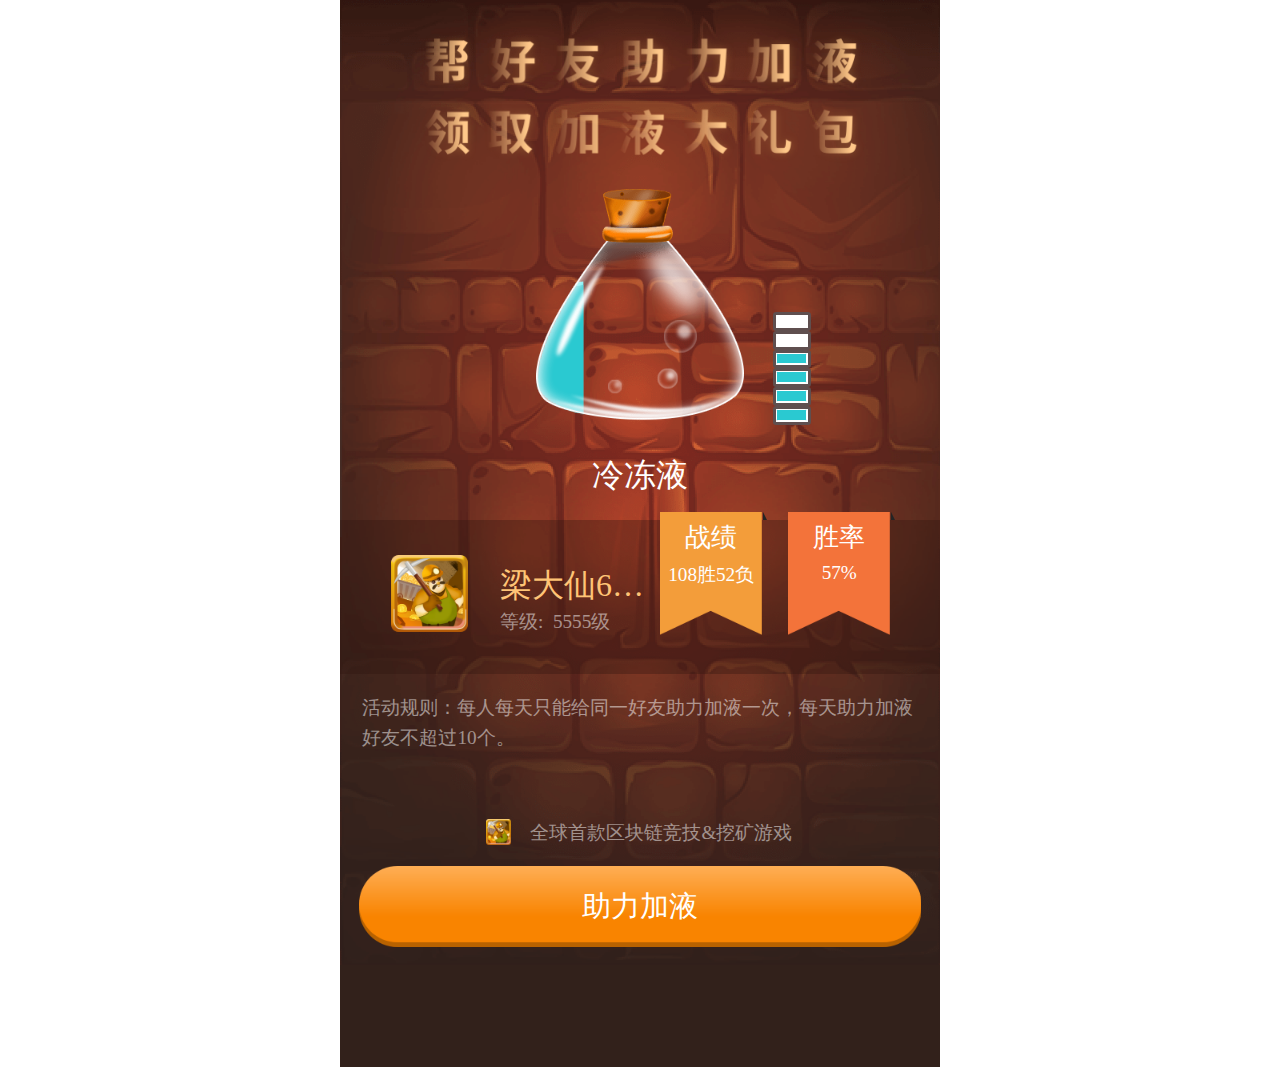
<file: index.html>
<!DOCTYPE html>
<html lang="en">
<head>
	<meta charset="UTF-8">
	<title>助力加液</title>
	<meta name="viewport" content="width=device-width, initial-scale=1.0, minimum-scale=1.0, maximum-scale=1.0, user-scalable=no">
	<link rel="stylesheet" type="text/css" href="css/common.css">
	<link rel="stylesheet" type="text/css" href="css/index.css">
	<script type="text/javascript" src="https://ss1.bdstatic.com/5eN1bjq8AAUYm2zgoY3K/r/www/cache/static/protocol/https/jquery/jquery-1.10.2.min_65682a2.js"></script>
	
</head>
<body>
	<div id="app">
		<div class="title-bg"></div>
		<div class="prop">
			<img class="prop-img" src="img/pin.png">
			<p class="prop-name">冷冻液</p>
			<div class="add-status">
				<div class="grid"></div>
				<div class="grid"></div>
				<div class="grid added"></div>
				<div class="grid added"></div>
				<div class="grid added"></div>
				<div class="grid added"></div>
			</div>
		</div>

		<div class="app-bg">
			
		</div>
		<svg id="wave" class="wave" data-name="wave" xmlns="http://www.w3.org/2000/svg" viewBox="0 0 585 607.17">
			<defs>
				<style>.cls-1{fill:#4febf4;}.cls-2{fill:#2ac9d1;}</style>
			</defs>
			<path class="cls-1" d="M-106.33,68.55V667h585V68.55S438.89,72,425.36,72,404.79,65.5,391,65.5,358.76,53,345.5,53,287.31,80,273,80s-35.33-24.33-64.5-27c-42.83,0-44.5,16.33-100,20C70,73,49.63,57.5,26.5,57.5S-28.33,56.33-83.71,75.84C-104,81-106.33,68.55-106.33,68.55Z" transform="translate(106.33 -53)"/>
			<path class="cls-2" d="M-106.33,76.22V674.67h585V76.22S418.8,90,405,90c-37,.5-39-22.5-68.67-20.33-28.83,2.83-21,21-67.67,25.67C230.67,96.67,202,75.22,183,75.22S123.33,88.33,67.5,86C37.33,86,33,67.5-4.5,67.5-37.67,73.33-35,91.33-72.67,91.33-94,93.67-106.33,76.22-106.33,76.22Z" transform="translate(106.33 -53)"/>
		</svg>



		<div class="user-msg clearfix">
			<div class="user-avatar">
				<img src="img/logo.png">
			</div>
			<div class="username-box">
				<div class="user-name single-ele">梁大仙6666</div>
				<div class="user-level">
					等级: &nbsp;<span class="level-number">5555</span>级
				</div>
			</div>
			<div class="record trian">
				<p class="record-title">战绩</p>
				<p class="record-detail">
					<span class="win">108</span>胜<span class="fail">52</span>负
				</p>
			</div>
			<div class="win-rate trian">
				<p class="record-title">胜率</p>
				<p class="record-detail">
					<span class="rate">57</span>%
				</p>
			</div>		
		</div>
		<p class="rules">
			活动规则：每人每天只能给同一好友助力加液一次，每天助力加液好友不超过10个。
		</p>
		<h5 class="small-tip clearfix">
			<img src="img/logo1.png" alt="" class="s-icon">
			<p>全球首款区块链竞技&挖矿游戏</p>
		</h5>
		<a href="javascript:void(0)" class="add">助力加液</a>
	</div>
	<script type="text/javascript">
			// $('.wave').css('top',2.6+'rem')
			$('.wave').css('top',2.2+'rem')
			// var i=0
			var i=4
		　　  $(document).keydown(function(event){
			　　  if(event.keyCode == 38){
					 i++
					 if(i>=6){
					 	i=6
					 }
			　　      $('.wave').animate({top:2.6-0.2*i+'rem'})
			　　  }
				if(event.keyCode == 40){
					i--;
					if(i<=0){
						i=0
					}
			　　    $('.wave').animate({top:2.6-0.2*i+'rem'})
			　　  }
		　　  });
	</script>
	<script type="text/javascript" src="js/prefix.js"></script>
	
</body>
</html>
</file>
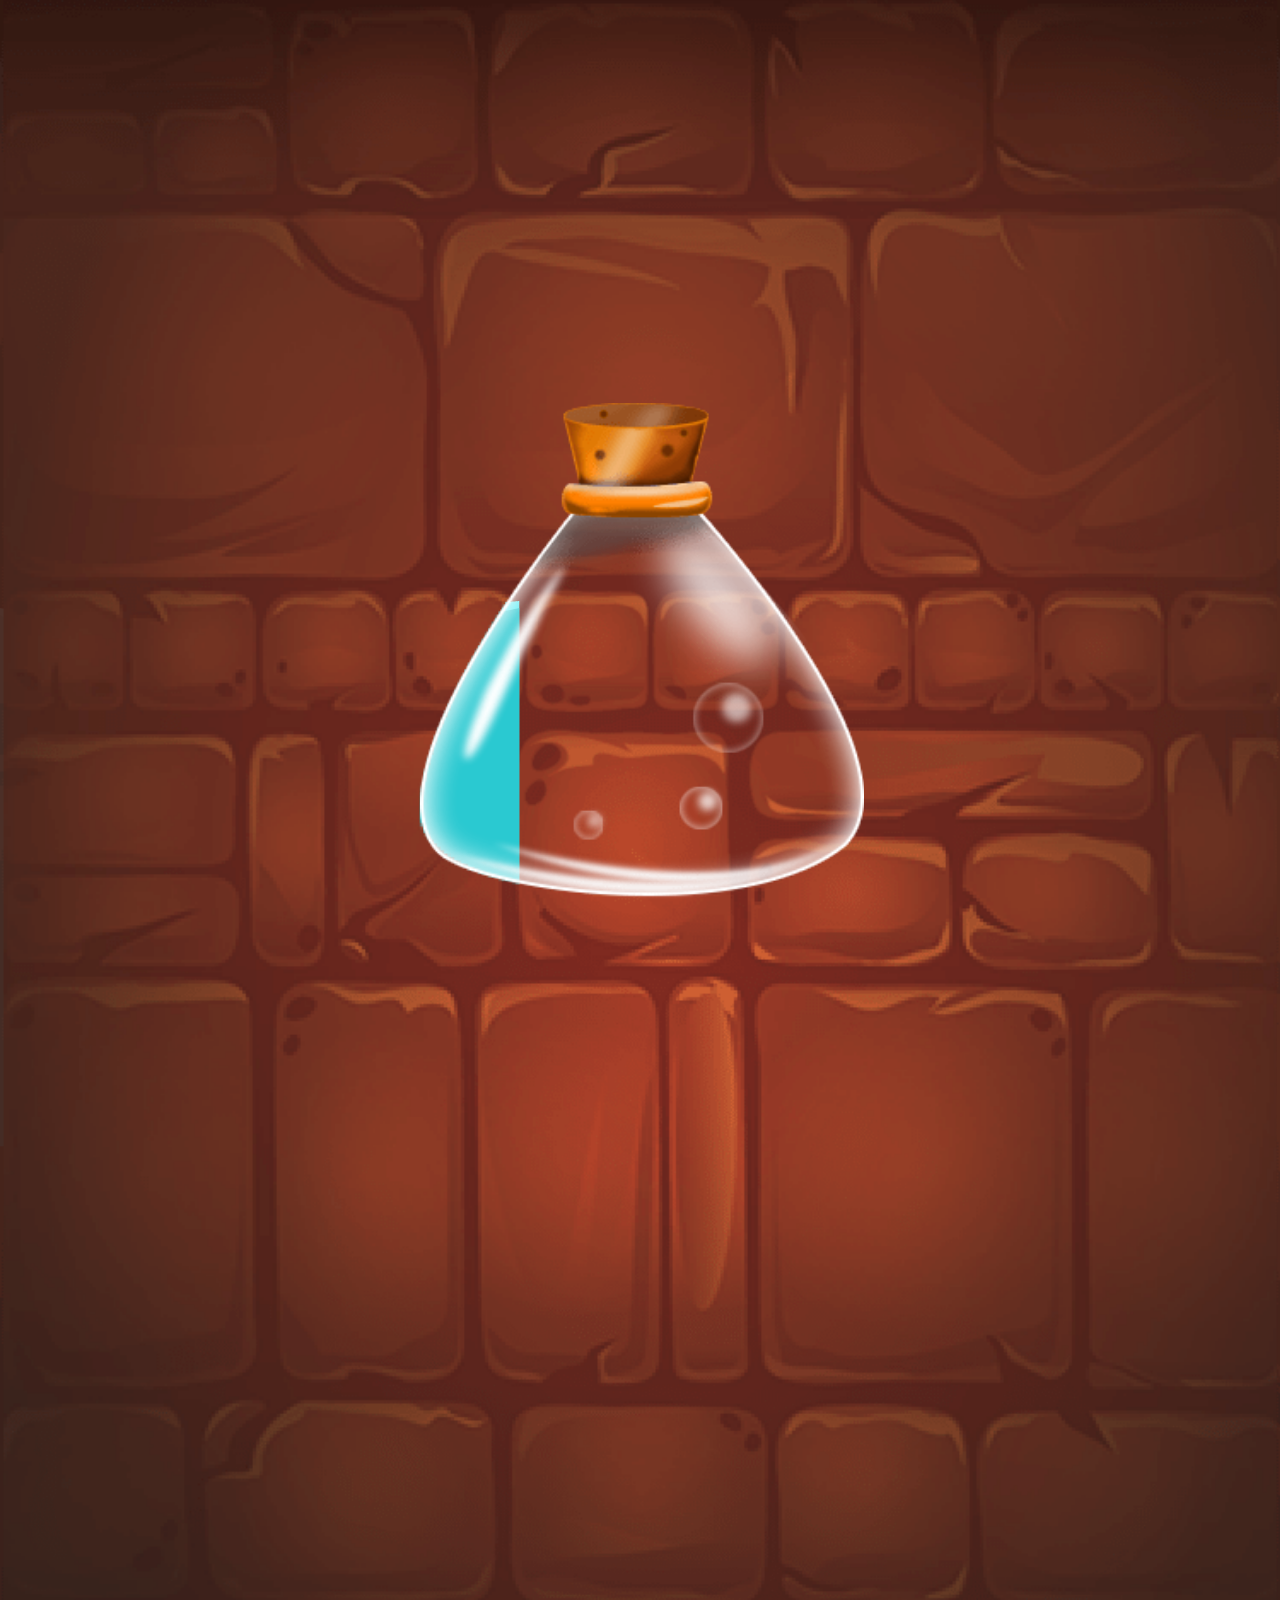
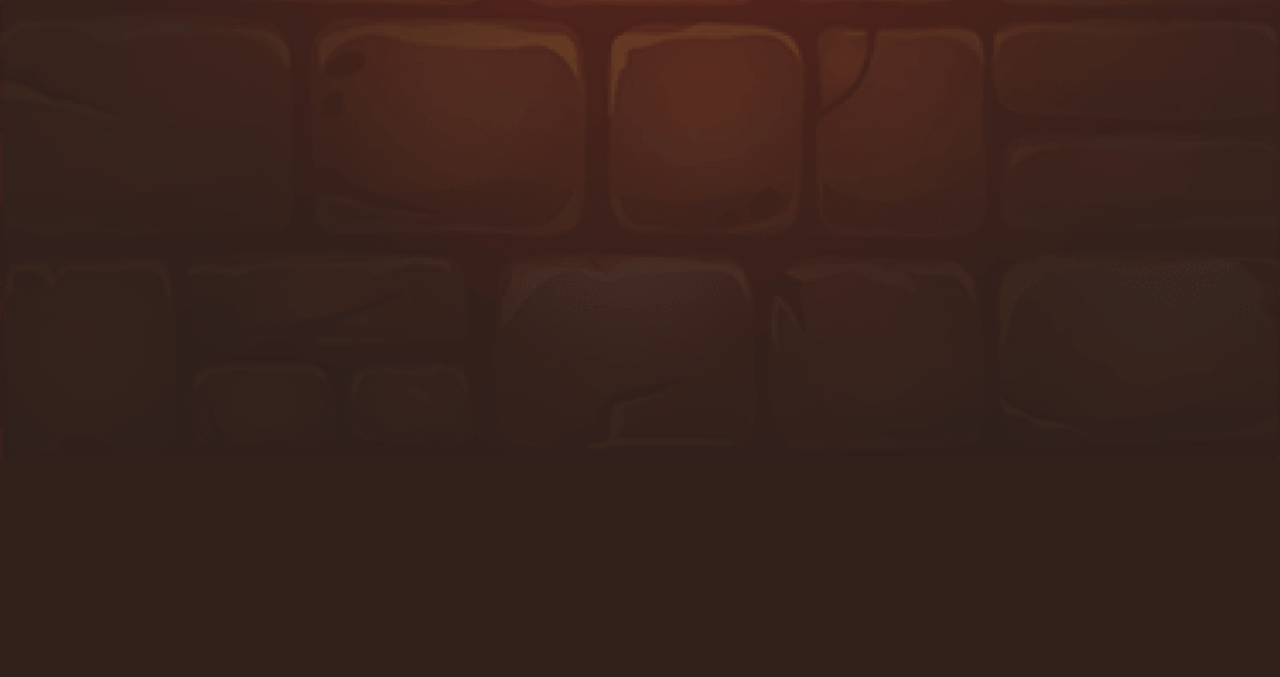
<file: a.html>
<!DOCTYPE html>
<html lang="en">
<head>
	<meta charset="UTF-8">
	<title>Document</title>
	<link rel="stylesheet" type="text/css" href="css/common.css">
	<meta name="viewport" content="width=device-width, initial-scale=1.0, minimum-scale=1.0, maximum-scale=1.0, user-scalable=no">
	<script type="text/javascript" src="https://ss1.bdstatic.com/5eN1bjq8AAUYm2zgoY3K/r/www/cache/static/protocol/https/jquery/jquery-1.10.2.min_65682a2.js"></script>

	<style type="text/css">
		html{
			/* font-size: 100px; */
			font-size: 26.67vw;
			font-family: PingFang SC;
		}

		#app,.app-bg{
			overflow-y: scroll;
			overflow-x: hidden;
			width: 100%;
			height: 6.67rem;
			position: absolute;
			top: 0;
			left: 0;
			bottom: 0;
			background: rgb(50,33,27) url('img/background.png') 0 -0.64rem no-repeat;
			background-size: cover;
		}
		#app{
			z-index: -3;

		}
		.app-bg{
			background:url('img/b.png') 0 -0.64rem no-repeat;
			background-size: cover;
			z-index: -1;
		}
		.ping{
			width: 1.3rem;
			height: 1.46rem;
			margin: 1.18rem 1.22rem 0 1.23rem
		}
		.ping img{
			width: 100%;
			height: 100%;
		}
		@keyframes move
		{
			0%{
				left:0.2rem;
			}
			50%{
				left:0.45rem;
			}
			100%{
				left:0.2rem;
			}
		}
		.wave{
			position: absolute;
			width: 3.1rem;
			height: 1.6rem;
			top: 1.72rem;
			left: -0.8rem;
			z-index: -2;
			animation:move 6s linear infinite;
			overflow: visible;
		}
	</style>
</head>
<body>
	<div id="app">
		<div class="app-bg">
			
		</div>
		<svg id="wave" class="wave" data-name="wave" xmlns="http://www.w3.org/2000/svg" viewBox="0 0 585 607.17">
			<defs>
				<style>.cls-1{fill:#4febf4;}.cls-2{fill:#2ac9d1;}</style>
			</defs>
			<path class="cls-1" d="M-106.33,68.55V667h585V68.55S438.89,72,425.36,72,404.79,65.5,391,65.5,358.76,53,345.5,53,287.31,80,273,80s-35.33-24.33-64.5-27c-42.83,0-44.5,16.33-100,20C70,73,49.63,57.5,26.5,57.5S-28.33,56.33-83.71,75.84C-104,81-106.33,68.55-106.33,68.55Z" transform="translate(106.33 -53)"/>
			<path class="cls-2" d="M-106.33,76.22V674.67h585V76.22S418.8,90,405,90c-37,.5-39-22.5-68.67-20.33-28.83,2.83-21,21-67.67,25.67C230.67,96.67,202,75.22,183,75.22S123.33,88.33,67.5,86C37.33,86,33,67.5-4.5,67.5-37.67,73.33-35,91.33-72.67,91.33-94,93.67-106.33,76.22-106.33,76.22Z" transform="translate(106.33 -53)"/>
		</svg>
		<div class="ping">
			<img src="img/pin.png">
		</div>
		<div class="bottle">
			
		</div>
	</div>
	<script type="text/javascript">
		$('.wave').css('top',2.6+'rem')
		var i=0
	　　  $(document).keydown(function(event){
		　　  if(event.keyCode == 38){
				 i++
				 if(i>=6){
				 	i=6
				 }
		　　      $('.wave').animate({top:2.6-0.2*i+'rem'})
		　　  }
			if(event.keyCode == 40){
				i--;
				if(i<=0){
					i=0
				}
		　　    $('.wave').animate({top:2.6-0.2*i+'rem'})
		　　  }
	　　  });
	</script>
</body>
</html>
</file>
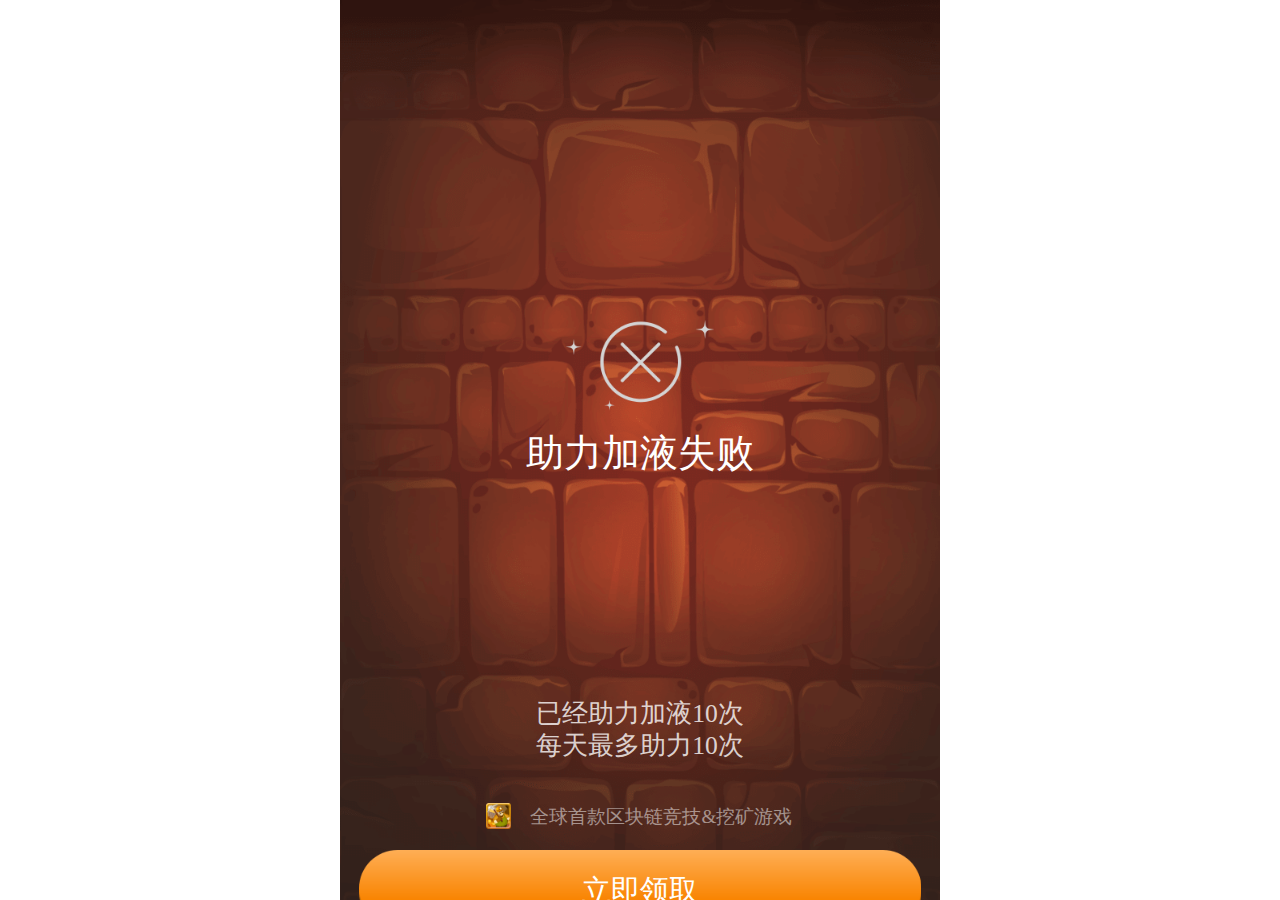
<file: add_fail.html>
<!DOCTYPE html>
<html lang="en">
<head>
	<meta charset="UTF-8">
	<title>助力加液</title>
	<meta name="viewport" content="width=device-width, initial-scale=1.0, minimum-scale=1.0, maximum-scale=1.0, user-scalable=no">
	<link rel="stylesheet" type="text/css" href="css/common.css">
	<link rel="stylesheet" type="text/css" href="css/style.css">
</head>
<body>
	<div id="app">
		<div class="status-icon fail"></div>
		<div class="status-tip fail-text">助力加液失败</div>
		<p class="tip-txt fail-tip">已经助力加液10次 每天最多助力10次</p>
		<h5 class="small-tip clearfix">
			<img src="img/logo1.png" alt="" class="s-icon">
			<p>全球首款区块链竞技&挖矿游戏</p>
		</h5>
		<a href="javascript:void(0)" class="add">立即领取</a>
		
	</div>
	<script type="text/javascript" src="js/prefix.js"></script>
	
</body>
</html>
</file>
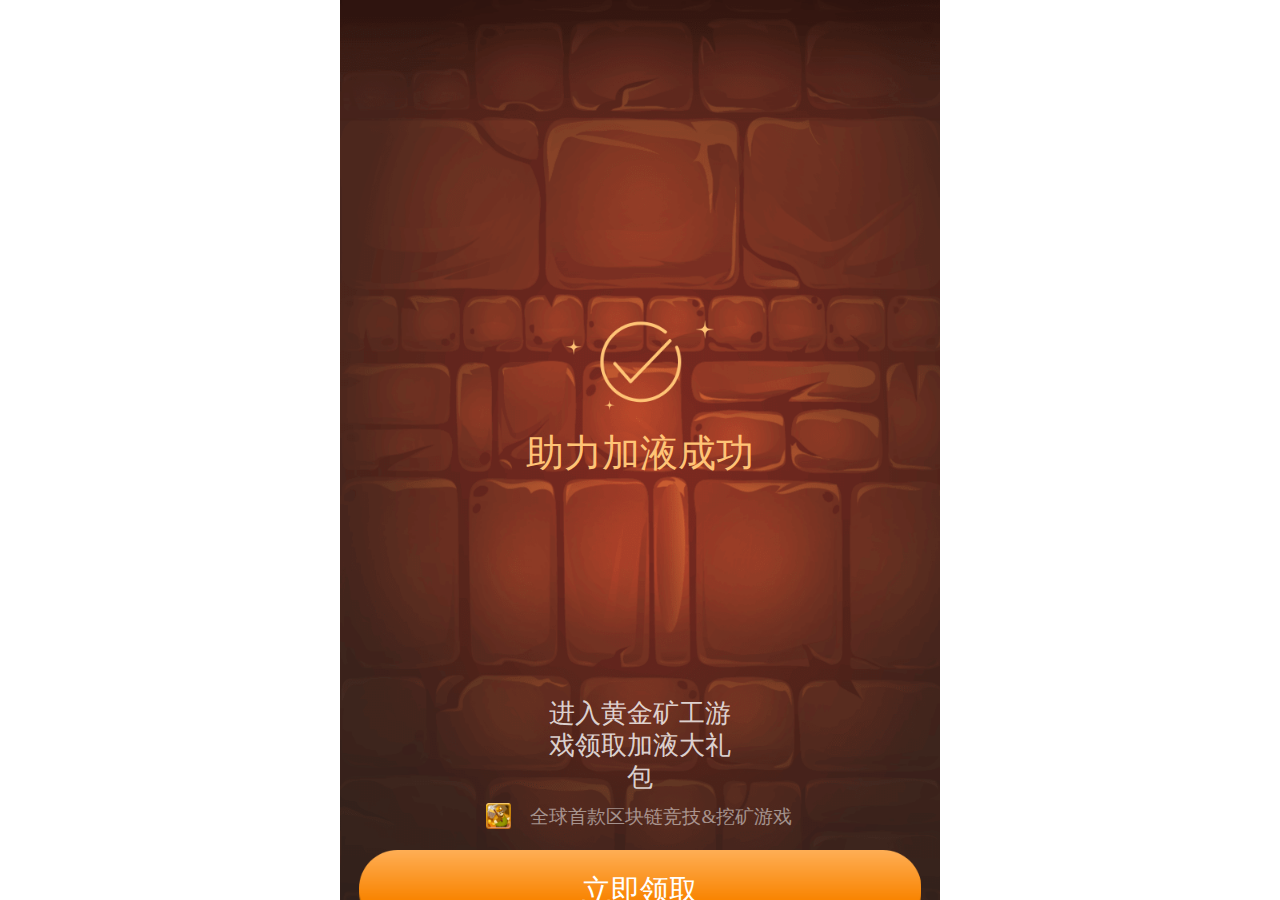
<file: add_success.html>
<!DOCTYPE html>
<html lang="en">
<head>
	<meta charset="UTF-8">
	<title>助力加液</title>
	<meta name="viewport" content="width=device-width, initial-scale=1.0, minimum-scale=1.0, maximum-scale=1.0, user-scalable=no">
	<link rel="stylesheet" type="text/css" href="css/common.css">
	<link rel="stylesheet" type="text/css" href="css/style.css">
</head>
<body>
	<div id="app">
		<div class="status-icon success"></div>
		<div class="status-tip">助力加液成功</div>
		<p class="tip-txt">进入黄金矿工游戏领取加液大礼包</p>
		<h5 class="small-tip clearfix">
			<img src="img/logo1.png" alt="" class="s-icon">
			<p>全球首款区块链竞技&挖矿游戏</p>
		</h5>
		<a href="javascript:void(0)" class="add">立即领取</a>
		
	</div>
	<script type="text/javascript" src="js/prefix.js"></script>
	
</body>
</html>
</file>
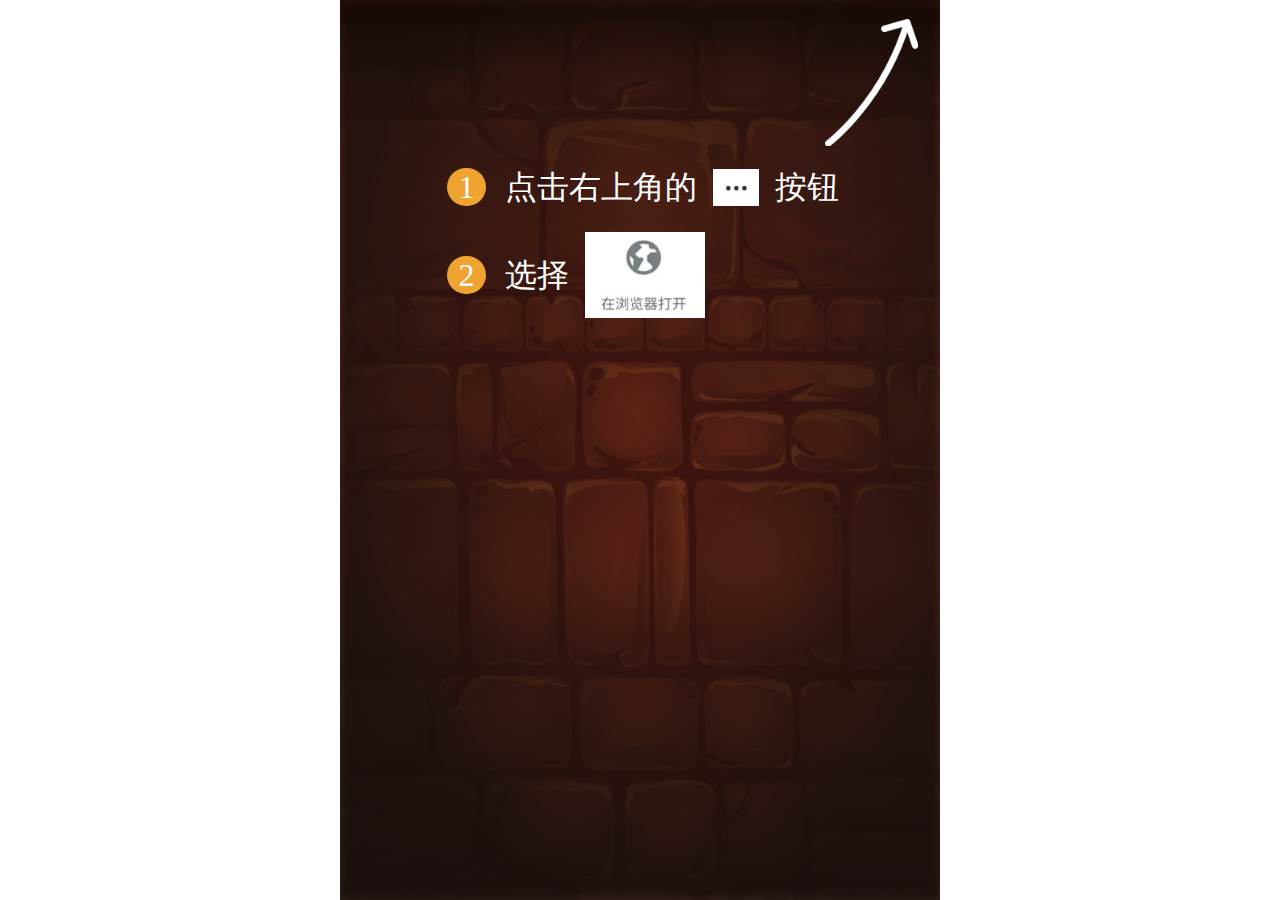
<file: download.html>
<!DOCTYPE html>
<html lang="en">
<head>
	<meta charset="UTF-8">
	<title>下载游戏</title>
	<meta name="viewport" content="width=device-width, initial-scale=1.0, minimum-scale=1.0, maximum-scale=1.0, user-scalable=no">
	<link rel="stylesheet" type="text/css" href="css/common.css">
	<link rel="stylesheet" type="text/css" href="css/style.css">
</head>
<body>
	<div id="app">
		<div class="mask">
			<div class="mask-bg"></div>
			<div class="mask-content">
				<div class="share-icon"></div>
				<div class="steps">
					<div class="step">
						<div class="step-icon">1</div>
						<p>点击右上角的</p>
						<img src="img/point.png" alt="" class="point">
						<p>按钮</p>
						
					</div>
					<div class="step">
						<div class="step-icon">2</div>
						<p>选择</p>
						<img src="img/browser.png" alt="" class="browser">
					</div>
				</div>
			</div>
		</div>
	</div>
	<script type="text/javascript" src="js/prefix.js"></script>
	
</body>
</html>
</file>
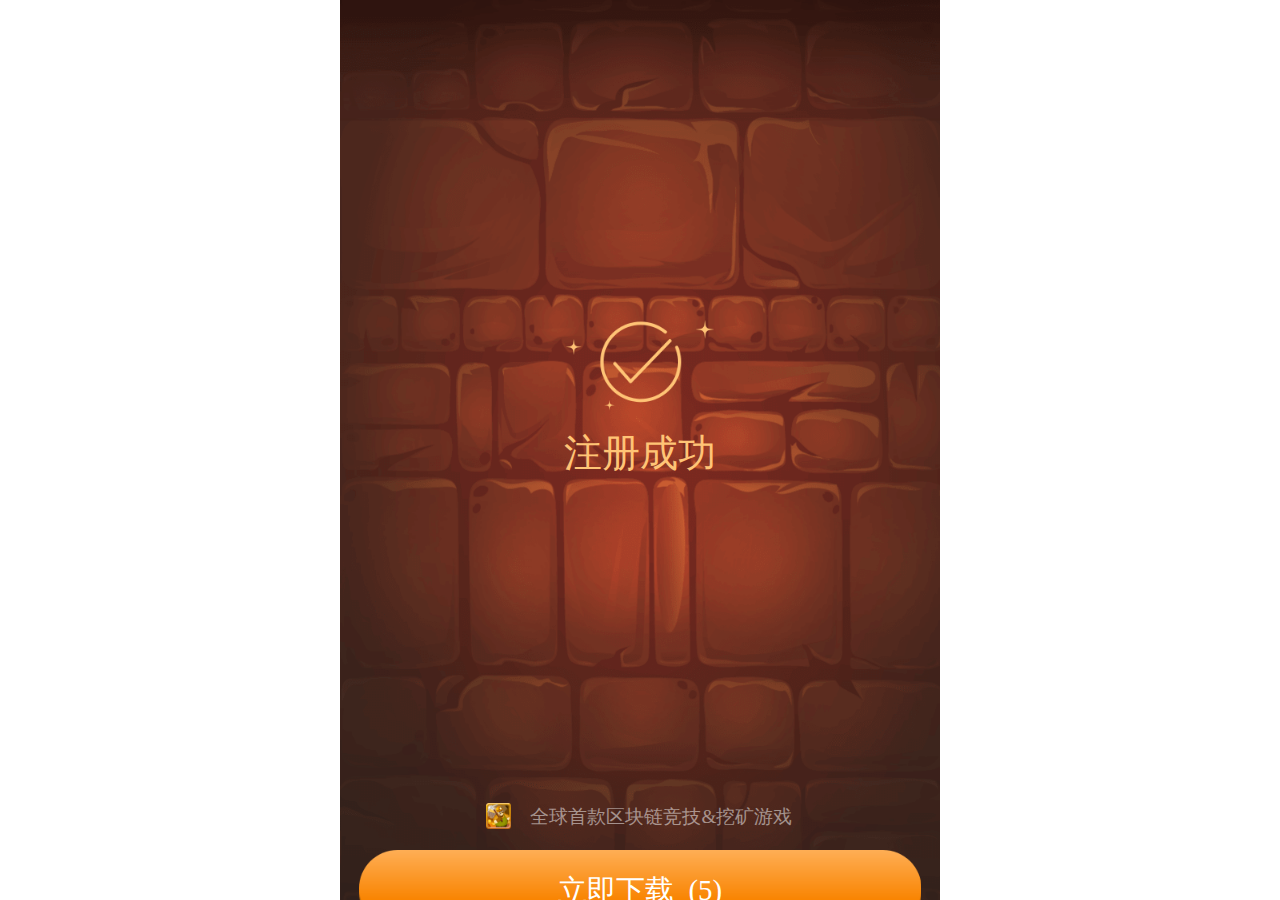
<file: register_success.html>
<!DOCTYPE html>
<html lang="en">
<head>
	<meta charset="UTF-8">
	<title>注册成功</title>
	<meta name="viewport" content="width=device-width, initial-scale=1.0, minimum-scale=1.0, maximum-scale=1.0, user-scalable=no">
	<link rel="stylesheet" type="text/css" href="css/common.css">
	<link rel="stylesheet" type="text/css" href="css/style.css">
	<script type="text/javascript" src="https://ss1.bdstatic.com/5eN1bjq8AAUYm2zgoY3K/r/www/cache/static/protocol/https/jquery/jquery-1.10.2.min_65682a2.js"></script>
</head>
<body>
	<div id="app">
		<div class="status-icon success"></div>
		<div class="status-tip ">注册成功</div>
		<p class="tip-txt fail-tip"></p>
		<h5 class="small-tip clearfix">
			<img src="img/logo1.png" alt="" class="s-icon">
			<p>全球首款区块链竞技&挖矿游戏</p>
		</h5>
		<a href="javascript:void(0)" class="add">立即下载&nbsp;&nbsp;(<span>5</span>)</a>
	</div>
	<script type="text/javascript" src="js/prefix.js"></script>
	
	<script type="text/javascript">
		
		var i=5;
		var timer=setInterval(function(){
			i--;
			if(i<=0){
				clearInterval(timer);
				location.href="download.html"
			}
			$('.add span').html(i);
		},1000)

	</script>
</body>
</html>
</file>
<file: css/common.css>
html,body,ul,li,h1,h2,h3,h4,h5,h6,p,form,input,fieldset,legend,img,dt,dd,dl{
    margin:0;
    padding:0;
}
h1,h2,h3,h4,h5,h6{
    font-size: 16px;
    font-weight: normal;
}
ul,ol,li{
    list-style: none;
}
a,u{
    text-decoration: none;
    color: #000; 
    -webkit-tap-highlight-color: rgba(0,0,0,0)
}
i,em{
    font-style: normal;
}
b,strong{
    font-weight: normal;
}
img{
    display: block;
    border:0;
}
input{
    border:0;
    outline: none;
}
hr{
    border: 1px;
    height: 1px;
}
.many-ele{/* å¤šè¡Œæº¢å‡ºéšè— */
    overflow: hidden;
    text-overflow:ellipsis;
    display:-webkit-box;
    -webkit-line-clamp: 2;
    -webkit-box-orient: vertical;
}
.four-ele{/* å¤šè¡Œæº¢å‡ºéšè— */
    overflow: hidden;
    text-overflow:ellipsis;
    display:-webkit-box;
    -webkit-line-clamp: 4;
    -webkit-box-orient: vertical;
}
.single-ele{
    text-overflow: ellipsis;
    overflow: hidden;
    white-space: nowrap;
}
html,body{
    font-family:MicrosoftYaHei;
}
.clearfix{
    zoom:1;
}
.clearfix:after{
    content: ".";
    height: 0;
    clear: both;
    display: block;
    overflow:hidden;
    visibility: hidden;
}
*{
    -webkit-tap-highlight-color: rgba(255, 255, 255, 0);
}
.deal-top::before{
    content: "";
    display: block;
    height: 0.01px;
    background: rgba(0,0,0,0);
}
.deal-inline{
    font-size: 0;
}
.deal-inline::after{
    content: "";
    width: 0px;
    height: 100%;
    display: inline-block;
    vertical-align: middle;
}
</file>
<file: css/index.css>
html{
	/* font-size: 100px; */
	font-size: 26.67vw;
	font-family: PingFang SC;
}

#app,.app-bg{
	overflow-y: scroll;
	overflow-x: hidden;
	width: 100%;
	height: 6.67rem;
	position: absolute;
	top: 0;
	left: 0;
	bottom: 0;
	background: rgb(50,33,27) url('../img/background.png') 0 -0.64rem no-repeat;
	background-size: cover;
}
#app{
	z-index: -3;

}
.app-bg{
	background:url('../img/b.png') 0 -0.64rem no-repeat;
	background-size: cover;
	z-index: -1;
}
.title-bg{
	width: 2.87rem;
	height: 0.9rem;
	overflow: hidden;
	margin: 0.15rem auto 0.03rem;
	background: url('../img/word.png') no-repeat;
	background-size: cover;
}
.prop{
	width: 1.78rem;
	height: 1.95rem;
	margin: 0 auto;
	position: relative;
}
.prop-img{
	width: 1.3rem;
	height: 1.46rem;
	margin: 0.13rem auto 0;
}


@keyframes move
{
	0%{
		left:0.2rem;
	}
	50%{
		left:0.45rem;
	}
	100%{
		left:0.2rem;
	}
}
.wave{
	position: absolute;
	width: 3.1rem;
	height: 1.6rem;
	top: 1.72rem;
	left: -0.8rem;
	z-index: -2;
	animation:move 6s linear infinite;
	overflow: visible;
}
.prop-name{
	font-size: 0.2rem;
	line-height: 0.28rem;
	color: #fff;
	position: absolute;
	width: 100%;
	text-align: center;
	bottom: 0.02rem;
}
.add-status{
	width: 0.24rem;
	height: 0.96rem;
	position: absolute;
	right: -0.18rem;
	top: 0.77rem;
}
.grid{
	width:0.2rem;
	height: 0.08rem;
	background:rgb(255,255,255);
	border: 0.02rem solid rgba(95,79,79,1);
	border-radius: 0.02rem;
}

.grid:first-child{
	margin-top: 0;
}
.added::after{
	content: "";
	display: block;
	width: 0.18rem;
	height: 0.06rem;
	border: 0.01rem solid #fff;
	background: #2AC9D1;
	border-radius: 0.01rem;
}

.user-msg{
	width: 100%;
	height: 0.96rem;
	margin-top: 0.12rem;
	background:rgba(48,21,16,0.34);
	position: relative;
}
.user-avatar{
	width: 0.48rem;
	height: 0.48rem;
	float: left;
	margin: 0.22rem 0.2rem 0 0.32rem;
}
.user-avatar img{
	width: 100%;
	height: 100%;
}

.username-box{
	width: 0.9rem;
	height: 0.45rem;
	float: left;
	margin: 0.27rem 0.1rem 0 0;
}
.user-name{
	font-size: 0.2rem;
	color: #FFC476;
	height: 0.28rem;
	line-height: 0.28rem;
}
.user-level{
	line-height: 0.17rem;
	color: rgba(255,255,255,0.5);
	font-size: 0.12rem;
}


.record{
	background: url('../img/win.png') no-repeat center;
	right: 1.11rem;
	
}
.win-rate{
	background: url('../img/rate.png') no-repeat center;
	right: 0.31rem;
}

.trian::before{
	content: "";
	width: 0;
	height: 0;
	position: absolute;
	border-top: 0.025rem solid rgba(0,0,0,0);
	border-right: 0.015rem solid rgba(0,0,0,0);
	border-bottom: 0.025rem solid #242424;
	border-left: 0.015rem solid #242424;
	top: 0;
	right: -0.03rem;
}


.record,.win-rate{
	width: 0.64rem;
	height: 0.77rem;
	background-size: cover;
	position: absolute;
	top: -0.05rem;
	color: #fff;
}
.record-title{
	font-size: 0.16rem;
	line-height: 0.22rem;
	text-align: center;
	margin-top: 0.05rem;
}
.record-detail{
	text-align: center;
	/* transform:scale(0.8); */
	font-size: 0.12rem;
	margin-top: 0.04rem;
	padding: 0 0.02rem;
}

.rules{
	font-size: 0.12rem;
	color:rgba(255,255,255,0.5);
	line-height: 0.19rem;
	padding: 0 0.14rem;
	margin-top: 0.12rem;
}

.s-icon{
	width: 0.16rem;
	height: 0.16rem;
	float: left;
	margin-left: 0.91rem;
}
.small-tip p{
	float: left;
	font-size: 0.12rem;
	line-height: 0.17rem;
	margin-left: 0.12rem;
	color: rgba(255,255,255,0.5);
}
.small-tip{
	margin-top: 0.41rem;
}
.add{
	display: block;
	width: 3.51rem;
	height: 0.51rem;
	margin: 0.12rem auto;
	background: url('../img/button.png') no-repeat;
	background-size: cover;
	font-size: 0.18rem;
	color: #fff;
	line-height: 0.51rem;
	text-align: center;
}

@media (min-width: 600px){
	#app{
		width: 600px;
		left: 50%;
		margin-left: -300px;
	}
	html{
		font-size: 160px;
	}
}
</file>
<file: css/style.css>
html{
	/* font-size: 100px; */
	font-size: 26.67vw;
	font-family: PingFang SC;
}

#app{
	overflow-y: scroll;
	overflow-x: hidden;
	width: 100%;
	/* height: 6.67rem; */
	position: absolute;
	top: 0;
	left: 0;
	bottom: 0;
	background: url('../img/background.png') center no-repeat;
	background-size: cover;
}


.success{
	background: url('../img/success_icon.png') center no-repeat;
}
.fail{
	background: url('../img/failture_icon.png') center no-repeat;
}
.reg-success{
	background: url('../img/failture_icon.png') center no-repeat;
}
.status-icon{
	width: 0.92rem;
	height: 0.7rem;
	background-size: cover;	
	margin: 1.91rem auto 0.06rem;
}
.status-tip{
	font-size: 0.24rem;
	line-height: 0.33rem;
	color: #FFC476;
	text-align: center;
	margin-bottom: 1.36rem;
}
.tip-txt{
	width: 1.28rem;
	height: 0.42rem;
	font-size: 0.16rem;
	line-height: 0.2rem;
	margin: 0 auto;
	text-align: center;
	color:rgba(255,255,255,0.8);
}
.fail-text{
	color:rgb(255,255,255);
}

.fail-tip{
	width: 1.32rem;
}
.small-tip{
	margin-top: 0.24rem;
}
.s-icon{
	width: 0.16rem;
	height: 0.16rem;
	float: left;
	margin-left: 0.91rem;
}
.small-tip p{
	float: left;
	font-size: 0.12rem;
	line-height: 0.17rem;
	margin-left: 0.12rem;
	color: rgba(255,255,255,0.5);
}
.add{
	display: block;
	width: 3.51rem;
	height: 0.51rem;
	margin: 0.12rem auto;
	background: url('../img/button.png') no-repeat;
	background-size: cover;
	font-size: 0.18rem;
	color: #fff;
	line-height: 0.51rem;
	text-align: center;
}





.share-icon{
	width: 0.58rem;
	height: 0.79rem;
	position: absolute;
	z-index: 10;
	top: 0.12rem;
	right: 0.14rem;
	background: url('../img/share.png') no-repeat;
	background-size: cover;
}
.share-text{
	width: 1.92rem;
	height: 0.42rem;
	font-size: 0.16rem;
	line-height: 0.21rem;
	position: absolute;
	top: 1.04rem;
	color: #FFC476;
	left: 0;
	right: 0;
	margin: auto;
}

.mask-bg,.mask-content{
	position: absolute;
	top: 0;
	left: 0;
	right: 0;
	bottom: 0;
}
.mask-bg{
	background:rgba(0,0,0,0.5);
	filter:blur(5px);
}
.steps{
	margin-top: 1.03rem;
}
.step{
	display: block;
	height: 0.28rem;
	margin-bottom: 0.14rem;
}
.step:last-child{
	height: 0.54rem;
}
.step:last-child p{
	line-height: 0.54rem;
}
.step:last-child .step-icon{
	margin-top: 0.15rem;
}
/* step::before{
	content: "";
	display: inline-block;
	height: 100%;
	vertical-align: middle;
}
.step-icon{
	display: inline-block;
	width: 0.24rem;
	height: 0.24rem;
	font-size: 0.2rem;
	color: #fff;
	line-height: 0.24rem;
	text-align: center;
	border-radius: 50%;
	background: #EFA432;
	vertical-align: middle;
	
}
.step p{
	font-size: 0.2rem;
	color: #fff;
	display: inline-block;
	vertical-align: middle;
}
.step img{
	display: inline-block;
	vertical-align: middle;

} */


.step-icon{
	width: 0.24rem;
	height: 0.24rem;
	font-size: 0.2rem;
	color: #fff;
	line-height: 0.24rem;
	text-align: center;
	border-radius: 50%;
	background: #EFA432;
	float: left;
	margin: 0.02rem 0.12rem 0 0.67rem;
}
.step p{
	font-size: 0.2rem;
	color: #fff;
	line-height: 0.28rem;
	float: left;
}
.step img{
	float: left;
	margin: auto 0.1rem;
}
.step  .point{
	width: 0.29rem;
	height: 0.23rem;
	margin-top: 0.025rem;
}
.step .browser{
	width: 0.75rem;
	height: 0.54rem;
}




@media (min-width: 600px){
	#app{
		width: 600px;
		left: 50%;
		margin-left: -300px;
	}
	html{
		font-size: 160px;
	}
}
</file>
